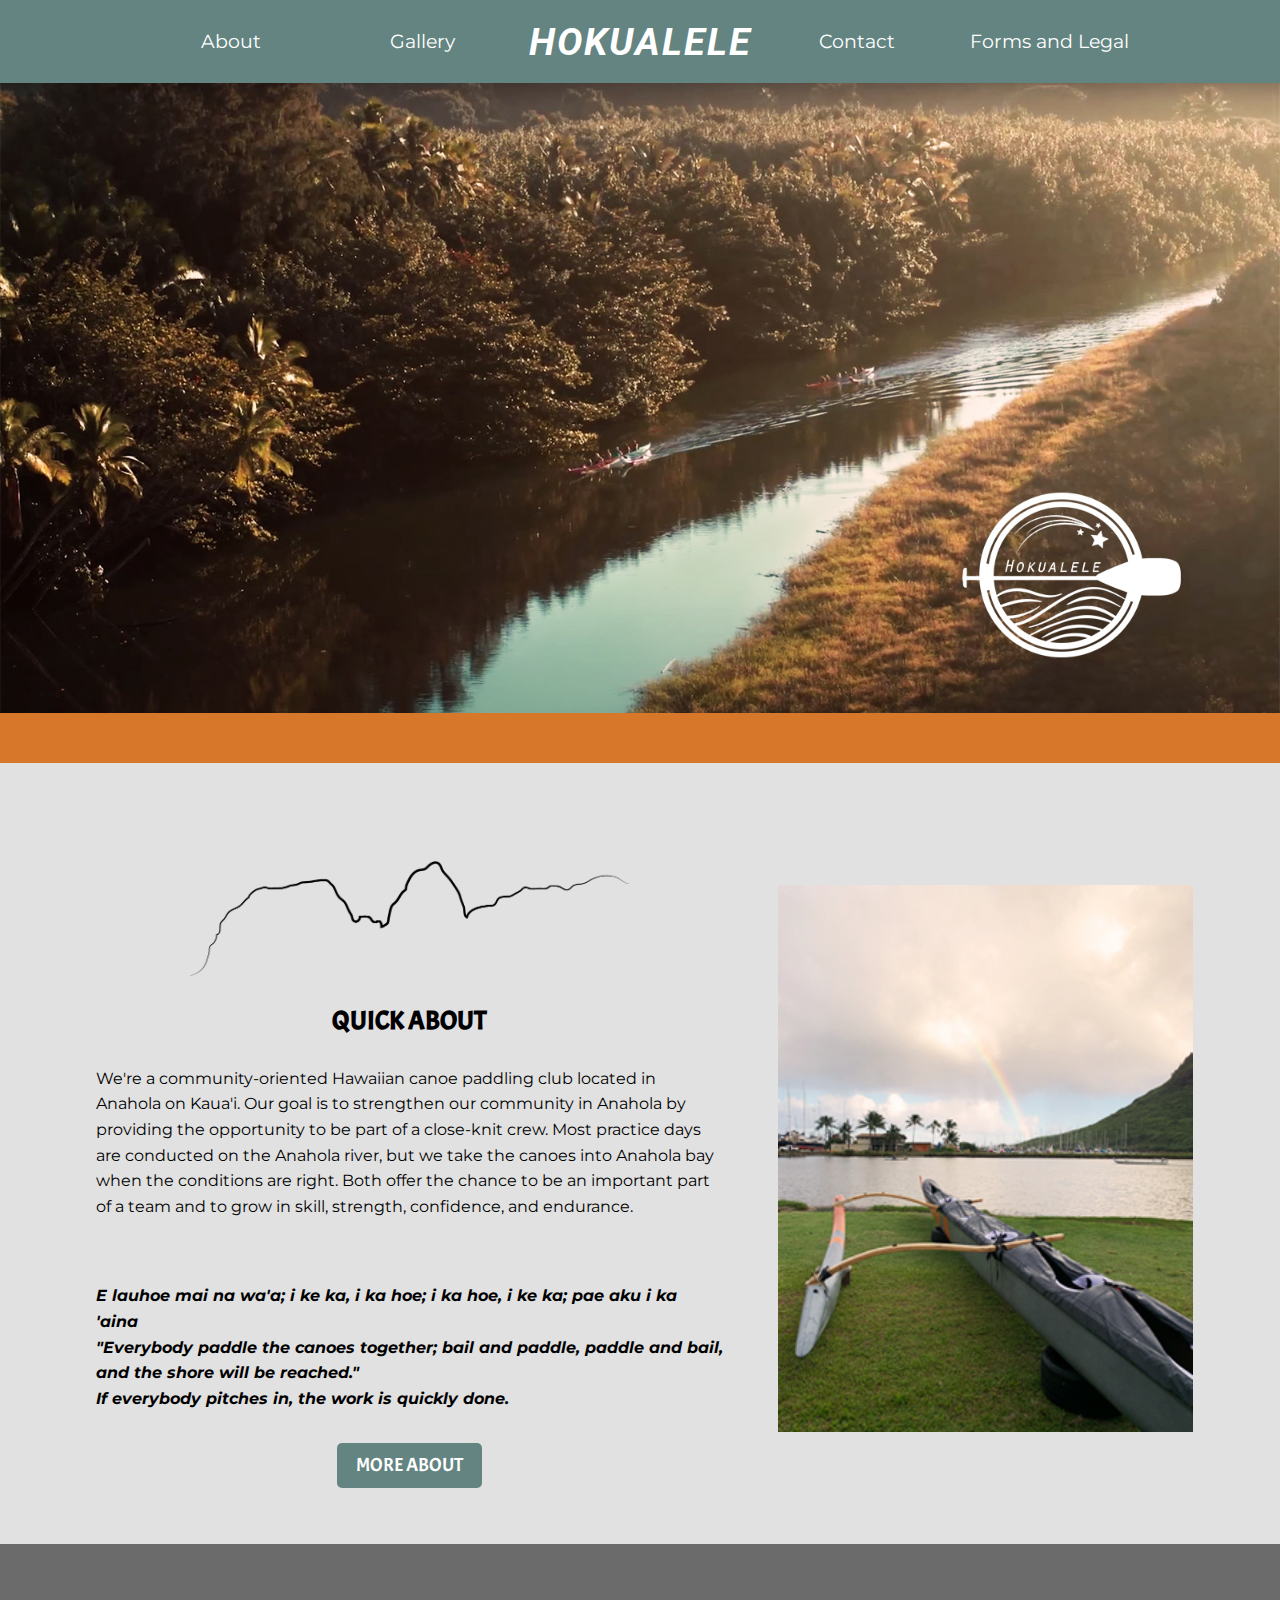
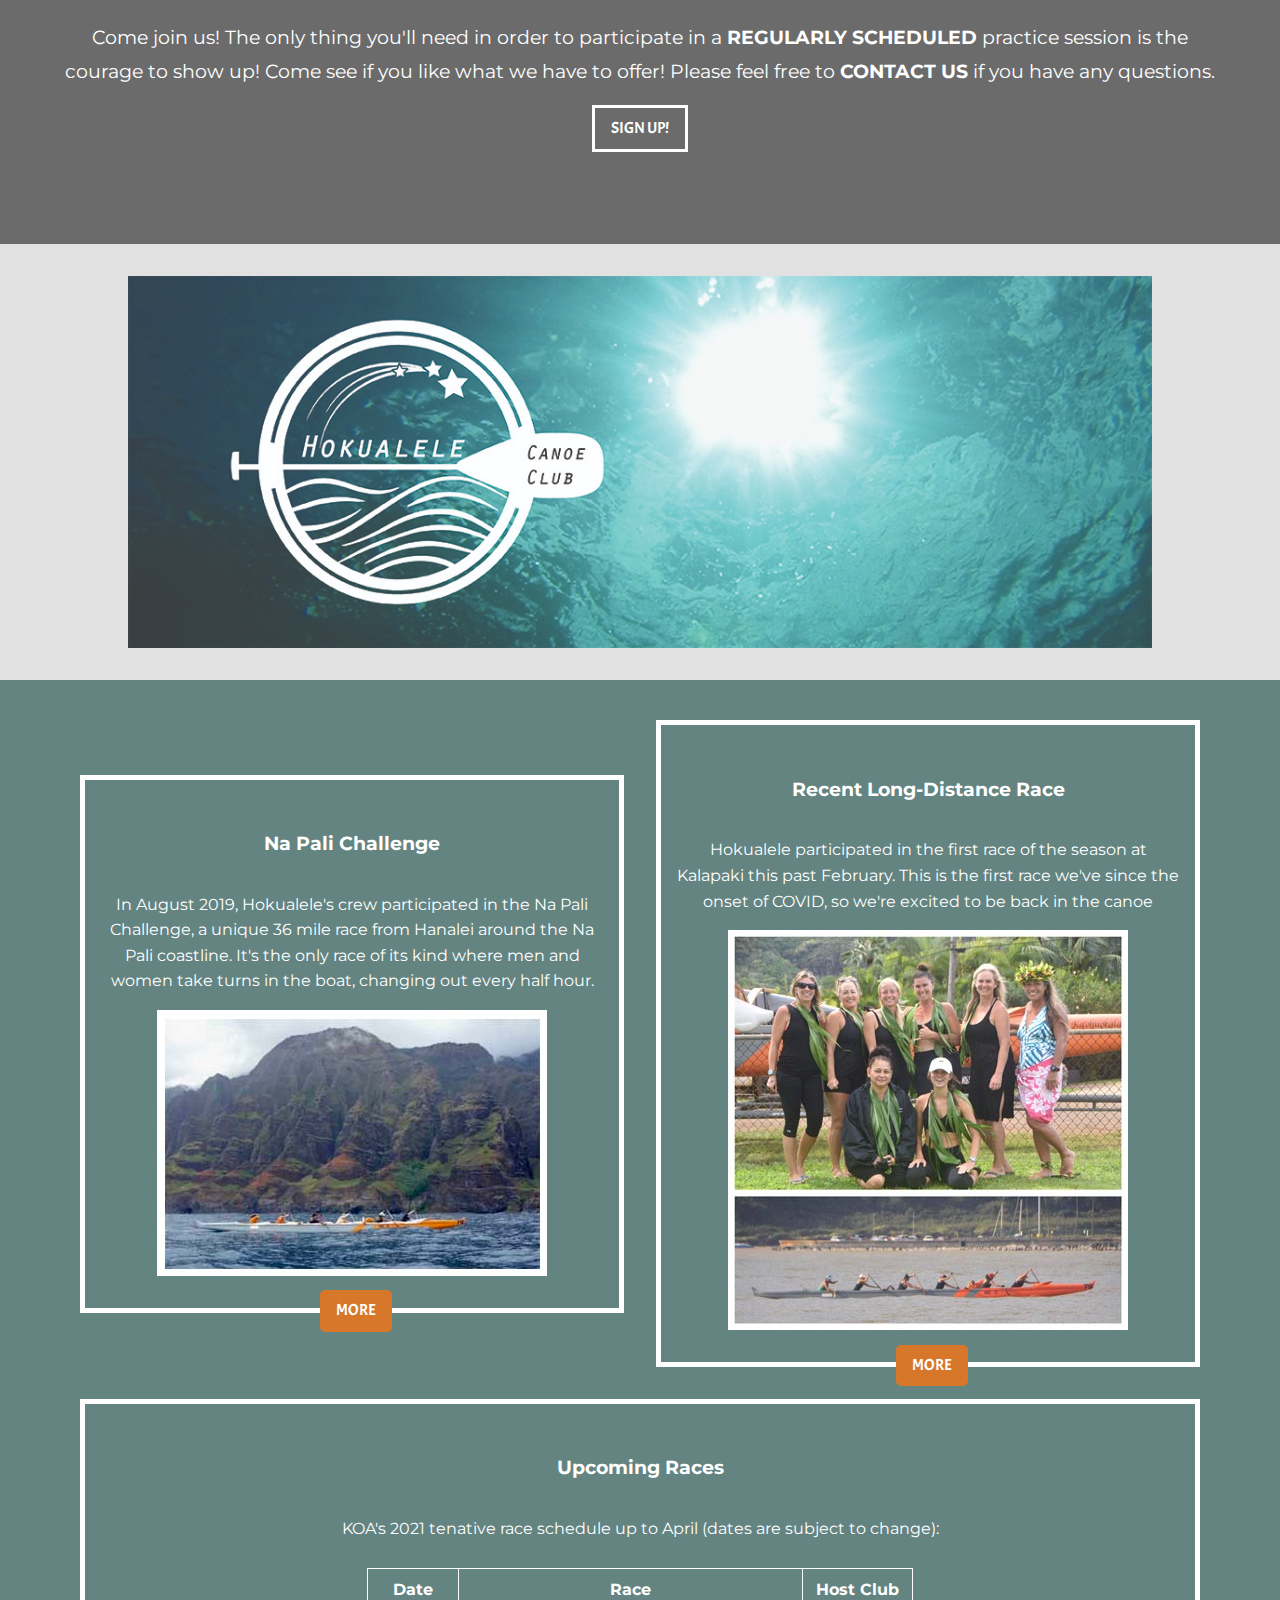
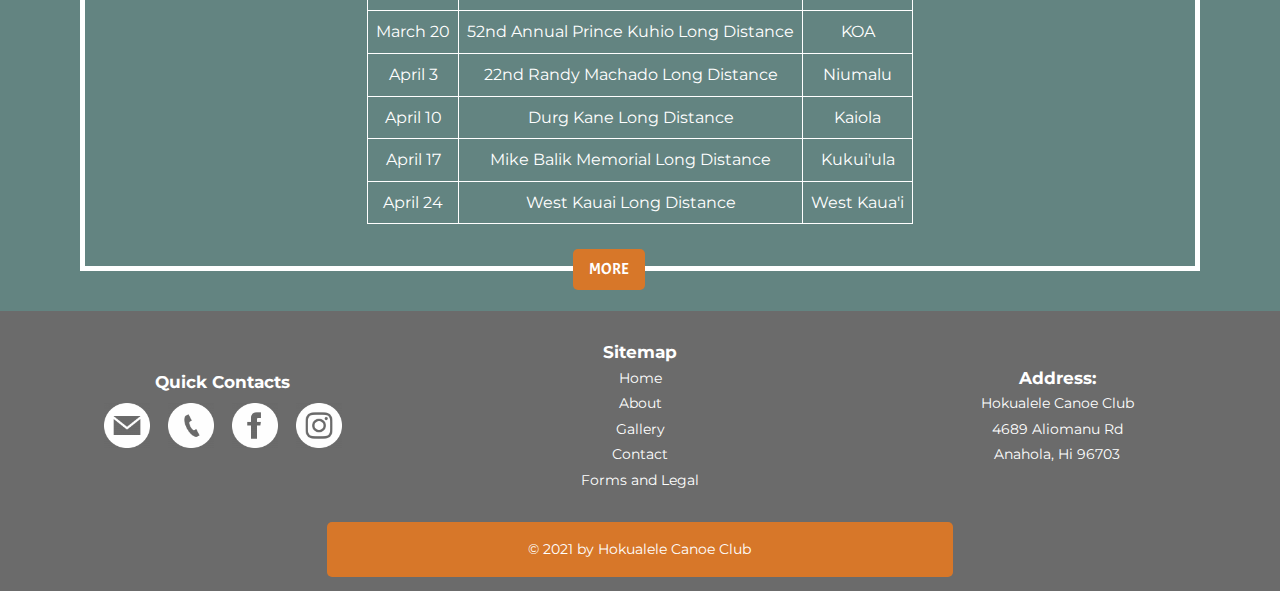
<file: index.html>
<!DOCTYPE html>
<html lang="en">
  <head>
    <title>Hokualele Canoe Club</title>

    <link rel="stylesheet" type="text/css" href="css/hokualeleStyle.css" />
    <link rel="icon" href="images/tabIcon.png" />
    <link
      rel="stylesheet"
      href="https://cdnjs.cloudflare.com/ajax/libs/font-awesome/4.7.0/css/font-awesome.min.css"
    />

    <meta charset="utf-8" />
    <meta name="description" content="Hokualele Canoe Club website" />
    <meta
      name="keywords"
      content="canoe club, paddling, Anahola, Kauai sports"
    />
    <meta name="viewport" content="width=device-width, initial-scale=1.0" />
  </head>

  <body>
    <nav id="navBar">
      <ul>
        <li id="hoku-title">
          <a href="index.html"><h1>Hokualele</h1></a>
        </li>
        <li class="left"><a href="about.html">About</a></li>
        <li class="left"><a href="gallery.html">Gallery</a></li>
        <li class="right"><a href="contact.html">Contact</a></li>
        <li class="right"><a href="legal.html">Forms and Legal</a></li>
      </ul>
    </nav>
    <nav id="hamburger-nav">
      <ul class="hamburger-content">
        <li>
          <a class="menu-item" href="index.html">Home</a>
        </li>
        <li>
          <a class="menu-item" href="about.html">About</a>
        </li>
        <li>
          <a class="menu-item" href="gallery.html">Gallery</a>
        </li>
        <li>
          <a class="menu-item" href="contact.html">Contact</a>
        </li>
        <li>
          <a class="menu-item" href="legal.html">Legal</a>
        </li>
      </ul>
      <button id="hamburger" onclick="toggle()">
        <i id="open-icon" class="fa fa-bars"></i>
        <i id="close-icon" class="fa fa-close"></i>
      </button>
    </nav>

    <header class="mainHeader">
      <img
        id="headerLaptop"
        src="images/headerImageLaptop.jpg"
        alt="Photo of canoe paddlers on the river"
      />
      <img
        id="headerPhone"
        src="images/headerImagePhone.jpg"
        alt="Photo of canoe paddlers on the river"
      />
      <div class="headerBar"></div>
      <!--orange bar under main image-->
    </header>

    <main>
      <div class="row container">
        <aside class="quickAbout" aria-label="Sidebar">
          <!--quick about text with mountain outline img-->
          <img
            src="images/kalalea.png"
            id="kalalea"
            alt="silhouette outline of Kalalea mountain in Anahola"
          />
          <h2>Quick About</h2>
          <p>
            We're a community-oriented Hawaiian canoe paddling club located in
            Anahola on Kaua'i. Our goal is to strengthen our community in
            Anahola by providing the opportunity to be part of a close-knit
            crew. Most practice days are conducted on the Anahola river, but we
            take the canoes into Anahola bay when the conditions are right. Both
            offer the chance to be an important part of a team and to grow in
            skill, strength, confidence, and endurance.
          </p>
          <p>
            <b
              ><i
                >E lauhoe mai na wa'a; i ke ka, i ka hoe; i ka hoe, i ke ka; pae
                aku i ka 'aina<br />
                "Everybody paddle the canoes together; bail and paddle, paddle
                and bail, and the shore will be reached."<br />
                If everybody pitches in, the work is quickly done.</i
              ></b
            >
          </p>
          <a href="about.html" id="moreAboutButton" aria-label="More About"
            >More About</a
          >
        </aside>

        <div class="asideImage">
          <img
            src="images/rainbow.jpg"
            alt="Image of canoe by the water under a rainbow"
            aria-label="Image"
          />
        </div>
      </div>

      <div class="row signUp">
        <!--sign up info section under quick about section-->
        <div class="container">
          <p id="signupText">
            Come join us! The only thing you'll need in order to participate in
            a<a href="about.html"> regularly scheduled </a>practice session is
            the courage to show up! Come see if you like what we have to offer!
            Please feel free to<a href="contact.html"> contact us </a>if you
            have any questions.
          </p>
          <div>
            <a href="legal.html" id="signupButton">Sign Up!</a>
          </div>
        </div>
      </div>

      <div class="row">
        <!--photoslide, non-operational for now-->
        <img
          id="banner"
          src="images/bannerWater.jpg"
          alt="Banner of paddlers in the ocean"
        />
      </div>

      <div class="row">
        <!--Recent news and upcoming events section, could make non-static/updatable using php, would need admin interface-->
        <section id="newsEvents">
          <div class="container">
            <article class="newsBlock">
              <!--Na Pali Challenge-->
              <h5>Na Pali Challenge</h5>
              <p>
                In August 2019, Hokualele's crew participated in the Na Pali
                Challenge, a unique 36 mile race from Hanalei around the Na Pali
                coastline. It's the only race of its kind where men and women
                take turns in the boat, changing out every half hour.
              </p>
              <img
                src="images/naPali.jpg"
                alt="Photo from the Na Pali race of the paddlers in a canoe"
              />
              <a href="about.html" class="newsButton">MORE</a>
            </article>
            <article class="newsBlock">
              <!--long distance race-->
              <h5>Recent Long-Distance Race</h5>
              <p>
                Hokualele participated in the first race of the season at
                Kalapaki this past February. This is the first race we've since
                the onset of COVID, so we're excited to be back in the canoe
              </p>
              <img
                src="images/recentRace.jpg"
                alt="Photo of Hokualele at the recent race"
              />
              <a href="about.html" class="newsButton">MORE</a>
            </article>
            <article class="newsBlock">
              <!--race schedule-->
              <h5>Upcoming Races</h5>
              <p>
                KOA's 2021 tenative race schedule up to April (dates are subject
                to change):
              </p>
              <table>
                <!--scrollable at a certain height-->
                <thead>
                  <tr>
                    <th>Date</th>
                    <th>Race</th>
                    <th>Host Club</th>
                  </tr>
                </thead>
                <tbody>
                  <tr>
                    <td>March 20</td>
                    <td>52nd Annual Prince Kuhio Long Distance</td>
                    <td>KOA</td>
                  </tr>
                  <tr>
                    <td>April 3</td>
                    <td>22nd Randy Machado Long Distance</td>
                    <td>Niumalu</td>
                  </tr>
                  <tr>
                    <td>April 10</td>
                    <td>Durg Kane Long Distance</td>
                    <td>Kaiola</td>
                  </tr>
                  <tr>
                    <td>April 17</td>
                    <td>Mike Balik Memorial Long Distance</td>
                    <td>Kukui'ula</td>
                  </tr>
                  <tr>
                    <td>April 24</td>
                    <td>West Kauai Long Distance</td>
                    <td>West Kaua'i</td>
                  </tr>
                </tbody>
              </table>
              <a href="about.html" class="newsButton">MORE</a>
            </article>
          </div>
        </section>
      </div>
    </main>

    <footer class="mainFooter">
      <!--Each 'footerSection' div is 1/3 of the footer-->
      <div class="footerSection">
        <!--contacts-->
        <h3>Quick Contacts</h3>
        <div>
          <a
            href="mailto:paddlehokualele@gmail.com"
            title="Use this link to email us"
            ><img
              src="images/email-icon.png"
              class="contactIcon"
              alt="email icon"
          /></a>

          <a href="tel:5555555555" title="Use this link to call us"
            ><img
              src="images/phone-icon.png"
              class="contactIcon"
              alt="phone icon"
          /></a>

          <a
            href="https://www.facebook.com/pages/category/Sports-Club/hokualele-canoe-club-154262729502/"
            title="Use this link to get to our Facebook"
            ><img
              src="images/facebook-icon.png"
              class="contactIcon"
              alt="Facebook icon"
          /></a>

          <a
            href="https://www.instagram.com/hokualelecanoeclub/?hl=en"
            title="Use this link to get to our Instagram"
            ><img
              src="images/instagram-icon.png"
              class="contactIcon"
              alt="Instagram icon"
          /></a>
        </div>
      </div>
      <div class="footerSection">
        <!--sitemap-->
        <h3>Sitemap</h3>
        <ul class="sitemapUL">
          <li><a href="index.html">Home</a></li>
          <li><a href="about.html">About</a></li>
          <li><a href="gallery.html">Gallery</a></li>
          <li><a href="contact.html">Contact</a></li>
          <li><a href="legal.html">Forms and Legal</a></li>
        </ul>
      </div>
      <div class="footerSection">
        <!--address-->
        <h3>Address:</h3>
        <ul>
          <li>Hokualele Canoe Club</li>
          <li>4689 Aliomanu Rd</li>
          <li>Anahola, Hi 96703</li>
        </ul>
      </div>
      <span>&copy; 2021 by Hokualele Canoe Club</span>
    </footer>

    <script src="script.js"></script>
  </body>
</html>
</file>
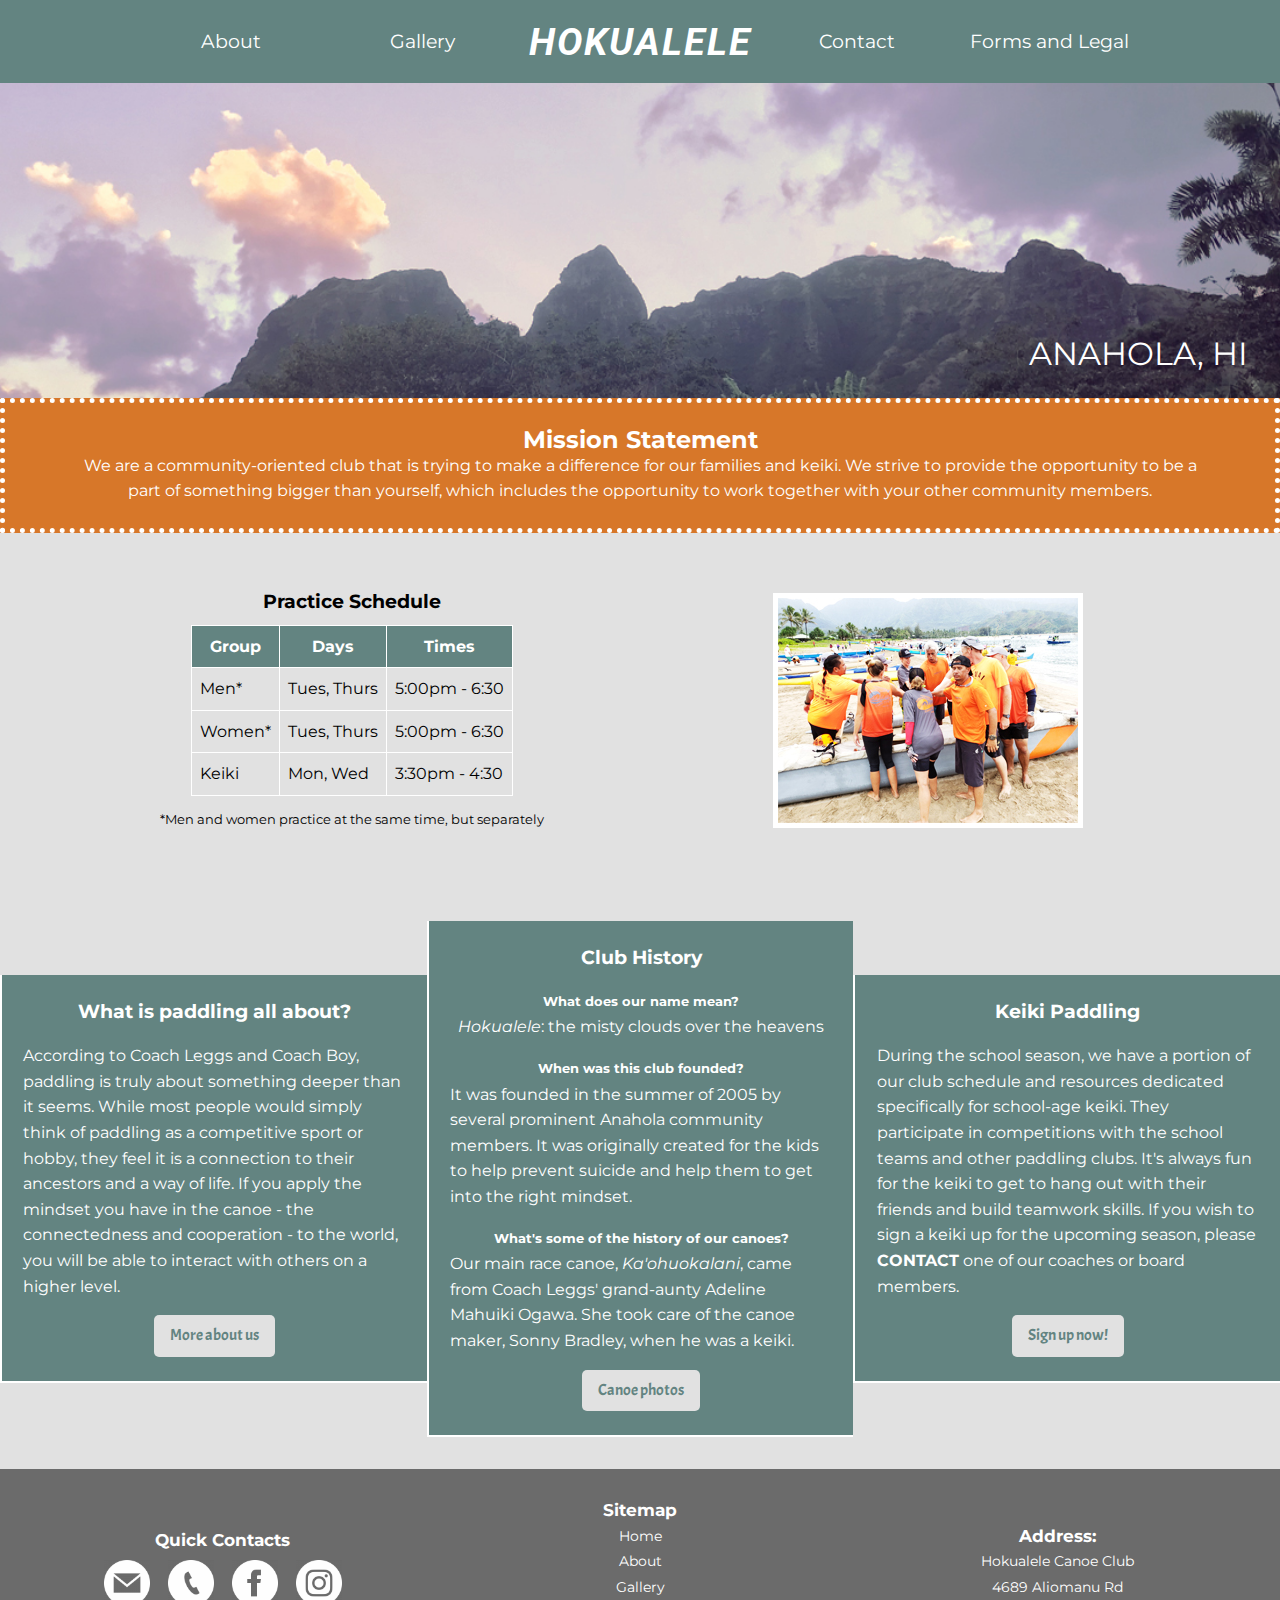
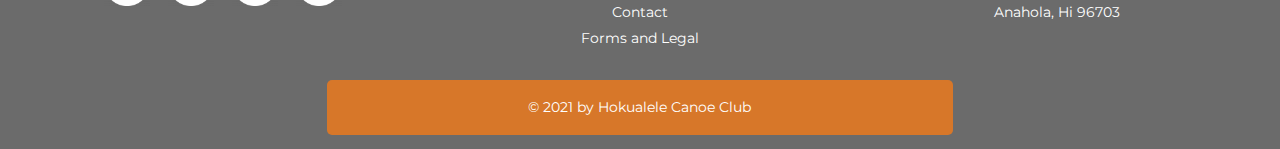
<file: about.html>
<!DOCTYPE html>
<html lang="en">
  <head>
    <title>Hokualele Canoe Club</title>

    <link rel="stylesheet" type="text/css" href="css/hokualeleStyle.css" />
    <link rel="icon" href="images/tabIcon.png" />
    <link
      rel="stylesheet"
      href="https://cdnjs.cloudflare.com/ajax/libs/font-awesome/4.7.0/css/font-awesome.min.css"
    />

    <meta charset="utf-8" />
    <meta name="description" content="Hokualele Canoe Club website" />
    <meta
      name="keywords"
      content="canoe club, paddling, Anahola, Kauai sports"
    />
    <meta name="viewport" content="width=device-width, initial-scale=1.0" />
  </head>

  <body>
    <nav id="navBar">
      <ul>
        <li id="hoku-title">
          <a href="index.html"><h1>Hokualele</h1></a>
        </li>
        <li class="left"><a href="about.html">About</a></li>
        <li class="left"><a href="gallery.html">Gallery</a></li>
        <li class="right"><a href="contact.html">Contact</a></li>
        <li class="right"><a href="legal.html">Forms and Legal</a></li>
      </ul>
    </nav>
    <nav id="hamburger-nav">
      <ul class="hamburger-content">
        <li>
          <a class="menu-item" href="index.html">Home</a>
        </li>
        <li>
          <a class="menu-item" href="about.html">About</a>
        </li>
        <li>
          <a class="menu-item" href="gallery.html">Gallery</a>
        </li>
        <li>
          <a class="menu-item" href="contact.html">Contact</a>
        </li>
        <li>
          <a class="menu-item" href="legal.html">Legal</a>
        </li>
      </ul>
      <button id="hamburger" onclick="toggle()">
        <i id="open-icon" class="fa fa-bars"></i>
        <i id="close-icon" class="fa fa-close"></i>
      </button>
    </nav>

    <header id="aboutHeader">
      <!--image seen of the mountain is a background css image-->
      <p>Anahola, HI</p>
    </header>

    <main>
      <div class="row" id="missionStatement">
        <div class="container">
          <h2>Mission Statement</h2>
          <p>
            We are a community-oriented club that is trying to make a difference
            for our families and keiki. We strive to provide the opportunity to
            be a part of something bigger than yourself, which includes the
            opportunity to work together with your other community members.
          </p>
        </div>
      </div>
      <div class="row" id="practice-section">
        <aside id="practice" class="container">
          <h3>Practice Schedule</h3>
          <table>
            <thead>
              <tr>
                <th>Group</th>
                <th>Days</th>
                <th>Times</th>
              </tr>
            </thead>
            <tbody>
              <tr>
                <td>Men*</td>
                <td>Tues, Thurs</td>
                <td>5:00pm - 6:30</td>
              </tr>
              <tr>
                <td>Women*</td>
                <td>Tues, Thurs</td>
                <td>5:00pm - 6:30</td>
              </tr>
              <tr>
                <td>Keiki</td>
                <td>Mon, Wed</td>
                <td>3:30pm - 4:30</td>
              </tr>
            </tbody>
          </table>
          <span
            ><small
              >*Men and women practice at the same time, but separately</small
            ></span
          >
        </aside>
        <div id="huddleImg" class="container">
          <img src="images/huddle.jpg" alt="Group huddle before race" />
        </div>
      </div>
      <section class="row">
        <article class="aboutArticle">
          <!--About paddling-->
          <div class="container">
            <h3>What is paddling all about?</h3>
            <p>
              According to Coach Leggs and Coach Boy, paddling is truly about
              something deeper than it seems. While most people would simply
              think of paddling as a competitive sport or hobby, they feel it is
              a connection to their ancestors and a way of life. If you apply
              the mindset you have in the canoe - the connectedness and
              cooperation - to the world, you will be able to interact with
              others on a higher level.
            </p>
            <a href="about.html" class="aboutButton">More about us</a>
          </div>
        </article>
        <article class="aboutArticle">
          <!--Club history-->
          <div class="container">
            <h3>Club History</h3>
            <h5>What does our name mean?</h5>
            <p><i>Hokualele</i>: the misty clouds over the heavens</p>
            <h5>When was this club founded?</h5>
            <p>
              It was founded in the summer of 2005 by several prominent Anahola
              community members. It was originally created for the kids to help
              prevent suicide and help them to get into the right mindset.
            </p>
            <h5>What's some of the history of our canoes?</h5>
            <p>
              Our main race canoe, <i>Ka'ohuokalani</i>, came from Coach Leggs'
              grand-aunty Adeline Mahuiki Ogawa. She took care of the canoe
              maker, Sonny Bradley, when he was a keiki.
            </p>
            <a href="gallery.html" class="aboutButton">Canoe photos</a>
          </div>
        </article>
        <article class="aboutArticle">
          <div class="container">
            <h3>Keiki Paddling</h3>
            <p>
              During the school season, we have a portion of our club schedule
              and resources dedicated specifically for school-age keiki. They
              participate in competitions with the school teams and other
              paddling clubs. It's always fun for the keiki to get to hang out
              with their friends and build teamwork skills. If you wish to sign
              a keiki up for the upcoming season, please
              <a href="contact.html" id="aboutArticleLink">contact</a> one of
              our coaches or board members.
            </p>
            <a href="legal.html" class="aboutButton">Sign up now!</a>
          </div>
        </article>
      </section>
    </main>

    <footer class="mainFooter">
      <!--Each 'footerSection' div is 1/3 of the footer-->
      <div class="footerSection">
        <!--contacts-->
        <h3>Quick Contacts</h3>
        <div>
          <a
            href="mailto:paddlehokualele@gmail.com"
            title="Use this link to email us"
            ><img
              src="images/email-icon.png"
              class="contactIcon"
              alt="email icon"
          /></a>

          <a href="tel:5555555555" title="Use this link to call us"
            ><img
              src="images/phone-icon.png"
              class="contactIcon"
              alt="phone icon"
          /></a>

          <a
            href="https://www.facebook.com/pages/category/Sports-Club/hokualele-canoe-club-154262729502/"
            title="Use this link to get to our Facebook"
            ><img
              src="images/facebook-icon.png"
              class="contactIcon"
              alt="Facebook icon"
          /></a>

          <a
            href="https://www.instagram.com/hokualelecanoeclub/?hl=en"
            title="Use this link to get to our Instagram"
            ><img
              src="images/instagram-icon.png"
              class="contactIcon"
              alt="Instagram icon"
          /></a>
        </div>
      </div>
      <div class="footerSection">
        <!--sitemap-->
        <h3>Sitemap</h3>
        <ul class="sitemapUL">
          <li><a href="index.html">Home</a></li>
          <li><a href="about.html">About</a></li>
          <li><a href="gallery.html">Gallery</a></li>
          <li><a href="contact.html">Contact</a></li>
          <li><a href="legal.html">Forms and Legal</a></li>
        </ul>
      </div>
      <div class="footerSection">
        <!--address-->
        <h3>Address:</h3>
        <ul>
          <li>Hokualele Canoe Club</li>
          <li>4689 Aliomanu Rd</li>
          <li>Anahola, Hi 96703</li>
        </ul>
      </div>
      <span>&copy; 2021 by Hokualele Canoe Club</span>
    </footer>

    <script src="script.js"></script>
  </body>
</html>
</file>
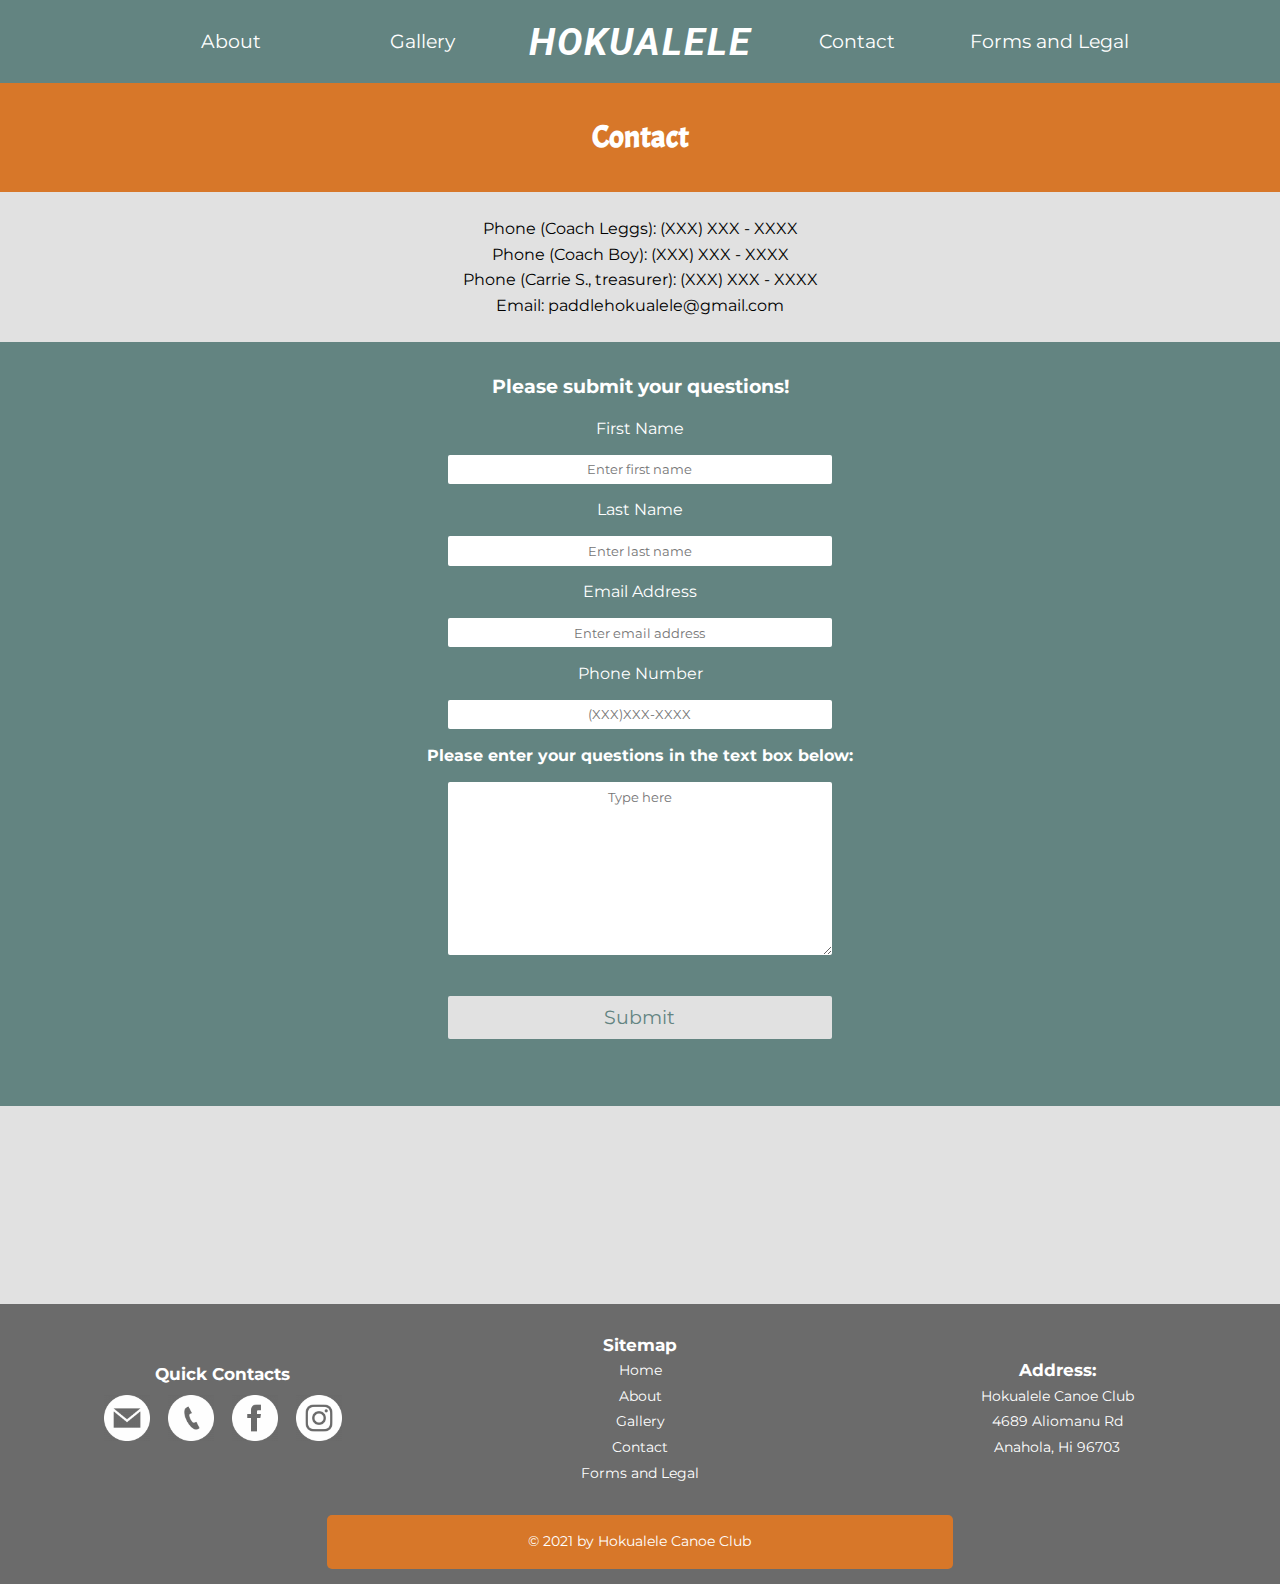
<file: contact.html>
<!DOCTYPE html>
<html lang="en">
  <head>
    <title>Hokualele Canoe Club</title>

    <link rel="stylesheet" type="text/css" href="css/hokualeleStyle.css" />
    <link rel="icon" href="images/tabIcon.png" />
    <link
      rel="stylesheet"
      href="https://cdnjs.cloudflare.com/ajax/libs/font-awesome/4.7.0/css/font-awesome.min.css"
    />

    <meta charset="utf-8" />
    <meta name="description" content="Hokualele Canoe Club website" />
    <meta
      name="keywords"
      content="canoe club, paddling, Anahola, Kauai sports"
    />
    <meta name="viewport" content="width=device-width, initial-scale=1.0" />
  </head>

  <body>
    <nav id="navBar">
      <ul>
        <li id="hoku-title">
          <a href="index.html"><h1>Hokualele</h1></a>
        </li>
        <li class="left"><a href="about.html">About</a></li>
        <li class="left"><a href="gallery.html">Gallery</a></li>
        <li class="right"><a href="contact.html">Contact</a></li>
        <li class="right"><a href="legal.html">Forms and Legal</a></li>
      </ul>
    </nav>
    <nav id="hamburger-nav">
      <ul class="hamburger-content">
        <li>
          <a class="menu-item" href="index.html">Home</a>
        </li>
        <li>
          <a class="menu-item" href="about.html">About</a>
        </li>
        <li>
          <a class="menu-item" href="gallery.html">Gallery</a>
        </li>
        <li>
          <a class="menu-item" href="contact.html">Contact</a>
        </li>
        <li>
          <a class="menu-item" href="legal.html">Legal</a>
        </li>
      </ul>
      <button id="hamburger" onclick="toggle()">
        <i id="open-icon" class="fa fa-bars"></i>
        <i id="close-icon" class="fa fa-close"></i>
      </button>
    </nav>

    <header id="pageHeader">
      <h2>Contact</h2>
    </header>

    <main>
      <section class="row">
        <article class="container" id="contact-info">
          <!--Contact info-->
          <p>Phone (Coach Leggs): (XXX) XXX - XXXX</p>
          <p>Phone (Coach Boy): (XXX) XXX - XXXX</p>
          <p>Phone (Carrie S., treasurer): (XXX) XXX - XXXX</p>
          <p>Email: paddlehokualele@gmail.com</p>
        </article>
      </section>

      <section class="row" id="contactForm">
        <!--contact us form-->
        <p>Please submit your questions!</p>
        <form action="" method="post" target="blank">
          <label for="fname">First Name</label><br />
          <input
            type="text"
            id="fname"
            name="fname"
            placeholder="Enter first name"
          /><br />

          <label for="lname">Last Name</label><br />
          <input
            type="text"
            id="lname"
            name="lname"
            placeholder="Enter last name"
          /><br />

          <label for="email">Email Address</label><br />
          <input
            type="text"
            id="email"
            name="email"
            placeholder="Enter email address"
          /><br />

          <label for="phone">Phone Number</label><br />
          <input
            type="text"
            id="phone"
            name="phone"
            placeholder="(XXX)XXX-XXXX"
          /><br />

          <p>
            <small>Please enter your questions in the text box below:</small>
          </p>
          <textarea
            name="details"
            rows="10"
            cols="30"
            placeholder="Type here"
          ></textarea
          ><br />

          <input type="submit" name="Submit" id="contactButton" />
        </form>
      </section>

      <section class="row" id="map">
        <!--embedded Google map-->
        <iframe
          src="https://www.google.com/maps/embed?pb=!1m18!1m12!1m3!1d3695.3675705114356!2d-159.30916268521602!3d22.150076185401772!2m3!1f0!2f0!3f0!3m2!1i1024!2i768!4f13.1!3m3!1m2!1s0x7c06e7c233633b61%3A0x40ebd9f49614e6e0!2sHokualele%20Canoe%20Club!5e0!3m2!1sen!2sus!4v1615590532926!5m2!1sen!2sus"
          width="600"
          height="450"
          style="border: 0"
          allowfullscreen=""
          loading="lazy"
        ></iframe>
      </section>
    </main>

    <footer class="mainFooter">
      <!--Each 'footerSection' div is 1/3 of the footer-->
      <div class="footerSection">
        <!--contacts-->
        <h3>Quick Contacts</h3>
        <div>
          <a
            href="mailto:paddlehokualele@gmail.com"
            title="Use this link to email us"
            ><img
              src="images/email-icon.png"
              class="contactIcon"
              alt="email icon"
          /></a>

          <a href="tel:5555555555" title="Use this link to call us"
            ><img
              src="images/phone-icon.png"
              class="contactIcon"
              alt="phone icon"
          /></a>

          <a
            href="https://www.facebook.com/pages/category/Sports-Club/hokualele-canoe-club-154262729502/"
            title="Use this link to get to our Facebook"
            ><img
              src="images/facebook-icon.png"
              class="contactIcon"
              alt="Facebook icon"
          /></a>

          <a
            href="https://www.instagram.com/hokualelecanoeclub/?hl=en"
            title="Use this link to get to our Instagram"
            ><img
              src="images/instagram-icon.png"
              class="contactIcon"
              alt="Instagram icon"
          /></a>
        </div>
      </div>
      <div class="footerSection">
        <!--sitemap-->
        <h3>Sitemap</h3>
        <ul class="sitemapUL">
          <li><a href="index.html">Home</a></li>
          <li><a href="about.html">About</a></li>
          <li><a href="gallery.html">Gallery</a></li>
          <li><a href="contact.html">Contact</a></li>
          <li><a href="legal.html">Forms and Legal</a></li>
        </ul>
      </div>
      <div class="footerSection">
        <!--address-->
        <h3>Address:</h3>
        <ul>
          <li>Hokualele Canoe Club</li>
          <li>4689 Aliomanu Rd</li>
          <li>Anahola, Hi 96703</li>
        </ul>
      </div>
      <span>&copy; 2021 by Hokualele Canoe Club</span>
    </footer>

    <script src="script.js"></script>
  </body>
</html>
</file>
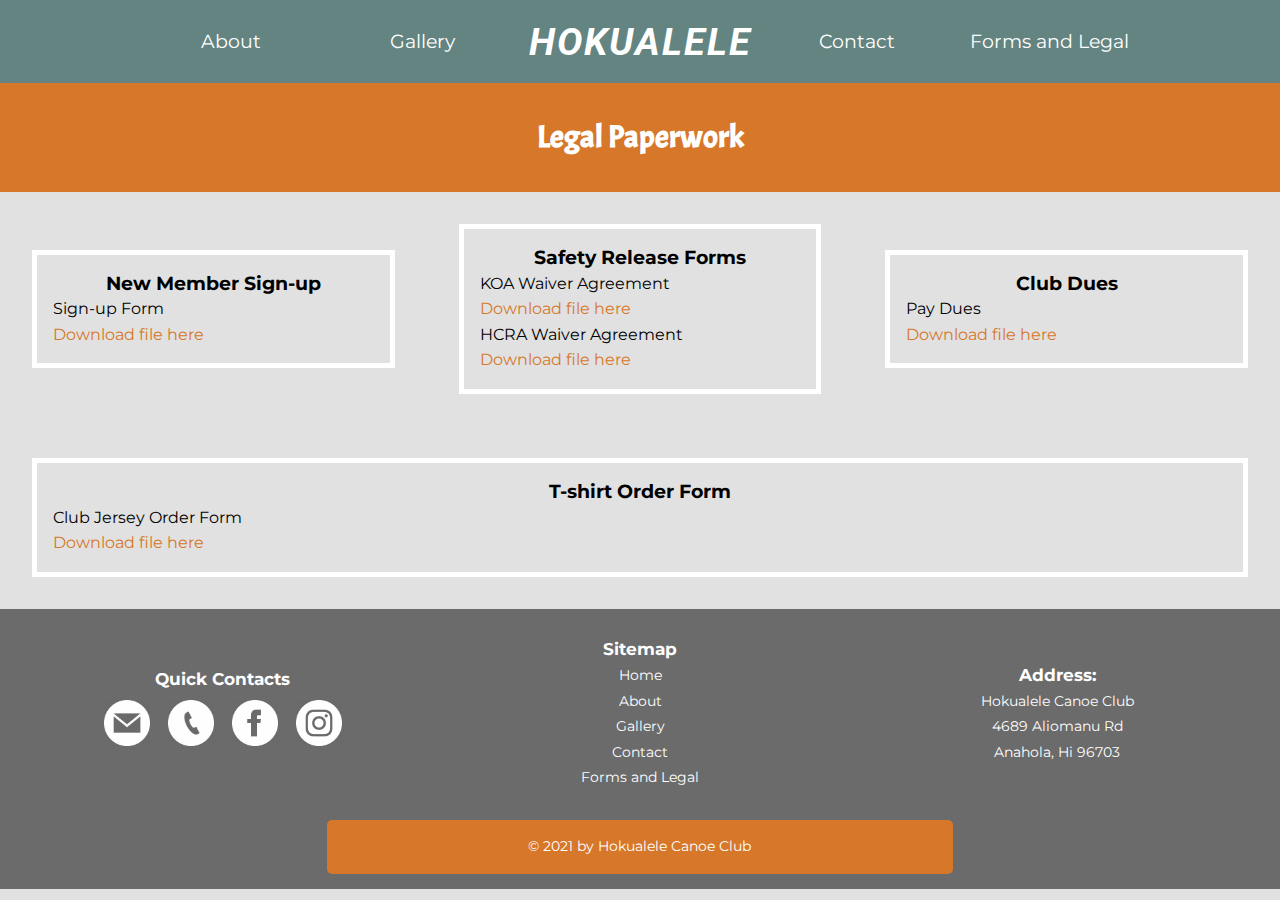
<file: legal.html>
<!DOCTYPE html>
<html lang="en">
  <head>
    <title>Hokualele Canoe Club</title>

    <link rel="stylesheet" type="text/css" href="css/hokualeleStyle.css" />
    <link rel="icon" href="images/tabIcon.png" />
    <link
      rel="stylesheet"
      href="https://cdnjs.cloudflare.com/ajax/libs/font-awesome/4.7.0/css/font-awesome.min.css"
    />

    <meta charset="utf-8" />
    <meta name="description" content="Hokualele Canoe Club website" />
    <meta
      name="keywords"
      content="canoe club, paddling, Anahola, Kauai sports"
    />
    <meta name="viewport" content="width=device-width, initial-scale=1.0" />
  </head>

  <body>
    <nav id="navBar">
      <ul>
        <li id="hoku-title">
          <a href="index.html"><h1>Hokualele</h1></a>
        </li>
        <li class="left"><a href="about.html">About</a></li>
        <li class="left"><a href="gallery.html">Gallery</a></li>
        <li class="right"><a href="contact.html">Contact</a></li>
        <li class="right"><a href="legal.html">Forms and Legal</a></li>
      </ul>
    </nav>
    <nav id="hamburger-nav">
      <ul class="hamburger-content">
        <li>
          <a class="menu-item" href="index.html">Home</a>
        </li>
        <li>
          <a class="menu-item" href="about.html">About</a>
        </li>
        <li>
          <a class="menu-item" href="gallery.html">Gallery</a>
        </li>
        <li>
          <a class="menu-item" href="contact.html">Contact</a>
        </li>
        <li>
          <a class="menu-item" href="legal.html">Legal</a>
        </li>
      </ul>
      <button id="hamburger" onclick="toggle()">
        <i id="open-icon" class="fa fa-bars"></i>
        <i id="close-icon" class="fa fa-close"></i>
      </button>
    </nav>

    <header id="pageHeader">
      <h2>Legal Paperwork</h2>
    </header>

    <main class="row">
      <div class="legalSection">
        <h3>New Member Sign-up</h3>
        <p>Sign-up Form</p>
        <a href="forms/NewMemberSignUp.pdf" target="blank"
          >Download file here</a
        >
      </div>
      <div class="legalSection">
        <h3>Safety Release Forms</h3>
        <p>KOA Waiver Agreement</p>
        <a href="forms/KOAwaiver.pdf" target="blank">Download file here</a>
        <p>HCRA Waiver Agreement</p>
        <a href="forms/HCRAwaiver.pdf" target="blank">Download file here</a>
      </div>
      <div class="legalSection">
        <h3>Club Dues</h3>
        <p>Pay Dues</p>
        <a href="forms/ClubDues.pdf" target="blank">Download file here</a>
      </div>
      <div class="legalSection">
        <h3>T-shirt Order Form</h3>
        <p>Club Jersey Order Form</p>
        <a href="forms/TshirtOrder.pdf" target="blank">Download file here</a>
      </div>
    </main>

    <footer class="mainFooter">
      <!--Each 'footerSection' div is 1/3 of the footer-->
      <div class="footerSection">
        <!--contacts-->
        <h3>Quick Contacts</h3>
        <div>
          <a
            href="mailto:paddlehokualele@gmail.com"
            title="Use this link to email us"
            ><img
              src="images/email-icon.png"
              class="contactIcon"
              alt="email icon"
          /></a>

          <a href="tel:5555555555" title="Use this link to call us"
            ><img
              src="images/phone-icon.png"
              class="contactIcon"
              alt="phone icon"
          /></a>

          <a
            href="https://www.facebook.com/pages/category/Sports-Club/hokualele-canoe-club-154262729502/"
            title="Use this link to get to our Facebook"
            ><img
              src="images/facebook-icon.png"
              class="contactIcon"
              alt="Facebook icon"
          /></a>

          <a
            href="https://www.instagram.com/hokualelecanoeclub/?hl=en"
            title="Use this link to get to our Instagram"
            ><img
              src="images/instagram-icon.png"
              class="contactIcon"
              alt="Instagram icon"
          /></a>
        </div>
      </div>
      <div class="footerSection">
        <!--sitemap-->
        <h3>Sitemap</h3>
        <ul class="sitemapUL">
          <li><a href="index.html">Home</a></li>
          <li><a href="about.html">About</a></li>
          <li><a href="gallery.html">Gallery</a></li>
          <li><a href="contact.html">Contact</a></li>
          <li><a href="legal.html">Forms and Legal</a></li>
        </ul>
      </div>
      <div class="footerSection">
        <!--address-->
        <h3>Address:</h3>
        <ul>
          <li>Hokualele Canoe Club</li>
          <li>4689 Aliomanu Rd</li>
          <li>Anahola, Hi 96703</li>
        </ul>
      </div>
      <span>&copy; 2021 by Hokualele Canoe Club</span>
    </footer>

    <script src="script.js"></script>
  </body>
</html>
</file>
<file: css/hokualeleStyle.css>
/*importing fonts*/
@import url("https://fonts.googleapis.com/css2?family=Acme&display=swap");
@import url("https://fonts.googleapis.com/css2?family=Roboto&display=swap");
@import url("https://fonts.googleapis.com/css2?family=Montserrat&display=swap");

* {
  box-sizing: border-box;
  margin: 0;
  padding: 0;
  --white: #e1e1e1;
  --gray: #6b6b6b;
  --orange: #d77729;
  --teal: #638481;
}
/*OVERALL WEBPAGE: SHARED THROUGH ALL VIEWPORT SIZES*/
html {
  width: 100%;
}
body {
  width: 100%;
  line-height: 1.6em;
  font-family: "Montserrat", serif;
  background-color: var(--white);
}
.row {
  display: flex;
  flex-flow: column wrap;
  justify-content: center;
  align-items: center;
}
.container {
  width: 90%;
  margin: auto;
  padding: 1.5em 0;
}
a {
  text-decoration: none;
  color: inherit;
}
ul {
  list-style-type: none;
}
h1,
h2,
h3,
h4,
h5 {
  text-align: center;
}
table {
  display: block;
  margin: auto;
  border-collapse: collapse;
  padding: 10px;
}
th {
  background-color: var(--teal);
  color: #fff;
}
td,
th {
  border: solid #fff 1px;
  padding: 8px;
}
tr:hover {
  background-color: #ddd;
}
form {
  padding: 1em;
  text-align: center;
}
form label,
form input {
  margin: 1em;
}
#pageHeader {
  /*HEADERS FOUND ON GALLERY, CONTACT, AND LEGAL PAGES*/
  padding: 2em;
  font-family: "Acme", serif;
  font-size: 1.3em;
  background-color: var(--orange);
  color: #fff;
}
/******************************************
*               Phone size                *
******************************************/
/*NAVIGATION*/
#navBar {
  display: none;
}
#hamburger {
  position: fixed;
  z-index: 99;
  top: 1em;
  right: 1em;
  font-size: 2em;
  color: #fff;
  border: none;
  background: transparent;
  cursor: pointer;
}
#open-icon {
  color: var(--black);
}
#close-icon {
  display: none;
  color: var(--white);
}
.hamburger-content {
  transform: translateX(100%);
  transition: transform 0.5s;
  position: fixed;
  top: 0;
  right: 0;
  left: 0;
  bottom: 0;
  z-index: 98;
  font-size: 3em;
  line-height: 2em;
  padding-top: 2em;
  padding-left: 1em;
  background: var(--teal);
  color: #fff;
}
.show-hamburger {
  transform: translateX(0%);
}

/*FOOTER*/
.mainFooter {
  display: flex;
  flex-flow: column nowrap;
  justify-content: center;
  align-items: center;
  padding: 1em;
  text-align: center;
  font-size: 0.9em;
  background-color: var(--gray);
  color: #fff;
}
.footerSection {
  /*sections: contact, sitemap, address*/
  padding: 1em;
  display: flex;
  flex-flow: column nowrap;
  justify-content: center;
  align-items: center;
}
.contactIcon {
  max-width: 50px;
  min-width: 40px;
  padding: 0.5em;
}
#sitemap,
#address {
  margin: 1em 0;
}
.mainFooter span {
  /*orange bar at bottom with copyright info*/
  width: 100%;
  border-radius: 5px;
  margin-top: 1em;
  padding: 1em;
  background-color: var(--orange);
}

/*HOME PAGE ELEMENTS*/
/*HEADER*/
.mainHeader img {
  width: 100%;
}
#headerLaptop {
  /*THERE'S DIFFERENT IMAGES FOR THE HEADER FOR VIEWPORT SIZE*/
  display: none;
}
.mainHeader .headerBar {
  /*ORANGE BAR UNDER MAIN HEADER IMAGE*/
  position: relative;
  top: -10px;
  height: 50px;
  background-color: var(--orange);
}
/*QUICK ABOUT*/
.quickAbout {
  display: flex;
  flex-flow: column nowrap;
  justify-content: center;
  align-items: center;
  background-color: var(--white);
}
#kalalea {
  /*outline image of mountain*/
  width: 70%;
  margin: 2em 0;
}
.quickAbout h2 {
  font-family: "Acme", serif;
  text-transform: uppercase;
  font-size: 1.6em;
}
.quickAbout p {
  padding: 1.2em 0;
}
#moreAboutButton {
  transition: 0.3s ease;
  display: inline-block;
  padding: 0.5em 1em;
  border-radius: 5px;
  font-family: "Acme", serif;
  font-size: 1.2em;
  text-transform: uppercase;
  background-color: var(--teal);
  color: #fff;
}
#moreAboutButton:hover {
  background-color: #84a9a5;
}
.asideImage img {
  display: block;
  width: 90%;
  margin: 2em auto;
  border: double #fff 10px;
}
/*QUICK SIGNUP*/
.signUp {
  text-align: center;
  background-color: var(--gray);
  color: #fff;
}
#signupText {
  line-height: 1.7em;
  font-size: 1em;
}
#signupText a {
  color: #fff;
  font-weight: bold;
  text-transform: uppercase;
}
#signupButton {
  transition: 0.3s ease;
  display: inline-block;
  margin: 1em auto;
  padding: 0.5em 1em;
  font-family: "Acme", serif;
  text-transform: uppercase;
  border: solid #fff 3px;
}
#signupButton:hover {
  padding: 0.6em 1.1em;
}
/*PHOTO SLIDESHOW, NOT OPERATIONAL FOR NOW*/
#banner {
  width: 100%;
}
/*RECENT NEWS AND EVENTS*/
#newsEvents {
  /*section holding the news articles*/
  background-color: var(--teal);
  color: #fff;
}
.newsBlock {
  /*each news article- 3 total*/
  display: flex;
  flex-flow: column nowrap;
  justify-content: center;
  align-items: center;
  margin: 2em auto;
  padding: 2em 1em;
  text-align: center;
  border: solid #fff 5px;
  position: relative;
}
.newsBlock h5 {
  font-size: 1.2em;
  padding: 1em;
}
.newsBlock p {
  padding: 1em 0;
}
.newsButton {
  transition: 0.3s ease;
  display: inline-block;
  position: absolute;
  bottom: -1.5em;
  left: 40%;
  padding: 0.5em 1em;
  border-radius: 5px;
  font-family: "Acme", serif;
  text-align: center;
  background-color: var(--orange);
  color: #fff;
}
.newsButton:hover {
  background-color: #db965d;
}

/*ABOUT PAGE ELEMENTS*/
#aboutHeader {
  width: 100%;
  min-height: 35vh;
  text-align: right;
  background-image: url("../images/bannerKalalea.jpg");
  background-repeat: no-repeat;
  background-size: cover;
  background-position: center;
  position: relative;
}
#aboutHeader p {
  /*TEXT THAT SAYS "ANAHOLA, HI," POSITIONED AT BOTTOM RIGHT*/
  color: #fff;
  font-family: "Montserrat", serif;
  font-size: 2em;
  text-transform: uppercase;
  position: absolute;
  bottom: 0;
  right: 0;
  padding: 1em;
}
#missionStatement {
  text-align: center;
  border: dotted #fff 5px;
  background-color: var(--orange);
  color: #fff;
}
#practice {
  /*aside element containing practice schedule*/
  display: flex;
  flex-flow: column nowrap;
  justify-content: center;
  align-items: center;
}
#huddleImg {
  display: flex;
  justify-content: center;
  align-items: center;
}
#huddleImg img {
  border: solid #fff 5px;
}
.aboutArticle {
  /*each of the 3 about articles at the bottom of the page*/
  border-left: solid #fff 2px;
  border-bottom: solid #fff 2px;
  background-color: var(--teal);
  color: #fff;
}
.aboutArticle .container {
  display: flex;
  flex-flow: column nowrap;
  justify-content: center;
  align-items: center;
}
.aboutArticle p,
.aboutArticle h3 {
  padding-bottom: 1em;
}
#aboutArticleLink {
  /*link embedded in keiki paddling paragraph*/
  font-weight: bold;
  text-transform: uppercase;
}
.aboutButton {
  transition: 0.3s ease;
  display: inline-block;
  padding: 0.5em 1em;
  border-radius: 5px;
  text-align: center;
  font-family: "Acme", serif;
  background-color: var(--white);
  color: var(--teal);
}
.aboutButton:hover {
  background-color: #84a9a5;
  color: #fff;
}

/*GALLERY PAGE ELEMENTS*/
.gallery {
  /*OVERALL GALLERY*/
  display: flex;
  flex-flow: column nowrap;
  justify-content: center;
  align-items: center;
  padding: 2em;
  background-color: var(--white);
}
.galleryImage,
.galleryVideo {
  /*EACH OF THE INDIVIDUAL PICS/VIDEOS*/
  transition: 0.3s ease;
  display: flex;
  justify-content: center;
  flex-direction: column;
  width: 90%;
  margin: 1em 0;
  background-color: #fff;
  color: #87695f;
  box-shadow: 0 6px 20px 0 rgba(0, 0, 0, 0.2); /* shadow around pictures, format: x-offset, y-offset, blur-radius, spread-radius, color*/
}
.galleryImage:hover,
.galleryVideo:hover {
  background-color: rgba(99, 132, 129, 0.5);
  color: #fff;
}
.galleryVideo iframe,
.galleryImage img {
  /*embedded Youtube videos*/
  width: 100%;
  height: auto;
}
iframe {
  border: none;
}
.gallery figure {
  padding: 0.8em;
}
.gallery figcaption {
  padding: 0 0 1em 0;
  text-align: center;
  font-family: "Courier New", serif;
  font-weight: bold;
  font-size: 1em;
}

/*CONTACT PAGE ELEMENTS*/
#contact-info {
  text-align: center;
}
#contactForm {
  display: flex;
  flex-flow: column nowrap;
  justify-content: center;
  align-items: center;
  padding: 2em;
  background-color: var(--teal);
  color: #fff;
}
#contactForm input,
#contactForm textarea {
  padding: 0.5em;
  font-family: "Montserrat", sans-serif;
  border-radius: 2px;
  border: none;
  margin: 1em 0;
  text-align: center;
}
#contactForm p {
  font-size: 1.2em;
  font-weight: bold;
}
#contactButton {
  transition: 0.3s ease;
  display: inline-block;
  margin: 1em 0;
  padding: 0.5em 1.2em;
  border: none;
  border-radius: 5px;
  font-family: "Acme", serif;
  font-size: 1.2em;
  text-align: center;
  background-color: var(--white);
  color: var(--teal);
}
#contactButton:hover {
  background-color: #84a9a5;
  color: #fff;
}
#map iframe {
  /*Google map*/
  margin: 1.5em;
  width: 90%;
  height: auto;
}
/*LEGAL PAGE ELEMENTS*/
.legalSection {
  width: 90%;
  margin: 1.5em 0;
  padding: 1em;
  border: solid #fff 5px;
}
.legalSection a {
  color: var(--orange);
}

@media screen and (min-width: 700px) {
  /******************************************
*     Tablet and small computer size      *
*            700px to 1220px.             *
*          Inherits from: Phone           *
******************************************/
  /*Home page*/
  #signupText {
    line-height: 1.8em;
    font-size: 1.2em;
  }
  .newsButton {
    left: 44%;
  }
  /*Gallery*/
  .galleryVideo iframe {
    min-height: 300px;
  }
  /*Contact page*/
  #map iframe {
    width: 70%;
  }
  /*Legal page*/
  .legalSection {
    width: 70%;
  }
}

@media screen and (min-width: 1000px) {
  #headerPhone {
    display: none;
  }
  #headerLaptop {
    display: block;
  }
  .row {
    flex-direction: row;
  }

  /*NAVIGATION*/
  #hamburger-nav {
    display: none;
  }
  #navBar {
    display: grid;
    grid-template-columns: 5em auto 5em;
    padding: 1em 2em;
    min-height: 50px;
    background: var(--teal);
    color: #fff;
    font-size: 1.2em;
  }
  #navBar ul {
    grid-column: 2;
    display: grid;
    grid-template-columns: repeat(5, 1fr);
    grid-template-rows: auto;
    justify-content: center;
    align-items: center;
  }
  #navBar ul li {
    display: inline;
    border-radius: 20px;
    padding: 0.5em;
    text-align: center;
    transition: 0.3s ease;
  }
  #navBar ul li:hover {
    background: #84a9a5;
  }
  #navBar h1 {
    font-family: "Roboto", sans-serif;
    text-transform: uppercase;
    font-style: italic;
    letter-spacing: 2px;
  }
  #hoku-title {
    grid-column: 3;
    grid-row: 1;
  }
  #hoku-title:hover {
    background: var(--teal) !important;
  }
  .left {
    text-align: left;
  }
  .right {
    text-align: right;
  }

  /*FOOTER*/
  .mainFooter {
    flex-flow: row wrap;
  }
  .contactIcon {
    max-width: 60px;
    min-width: 50px;
  }
  .footerSection {
    flex: 33%;
  }
  .mainFooter span {
    flex: 100%;
    max-width: 50%;
  }

  /*HOME PAGE*/
  .quickAbout {
    flex: 60%;
    padding: 2em;
  }
  .quickAbout p {
    padding: 2em 0;
  }
  .asideImage {
    flex: 40%;
  }
  .asideImage img {
    width: 90%;
    border: none;
  }
  .signUp {
    min-height: 300px;
  }
  #banner {
    width: 80%;
    margin: 2em 0;
  }
  #newsEvents .container {
    display: flex;
    flex-flow: row wrap;
    justify-content: center;
    align-items: center;
  }
  .newsBlock {
    flex: 25%;
    margin: 1em;
  }
  /*ABOUT PAGE*/
  #practice-section {
    display: flex;
    flex-flow: row nowrap;
    justify-content: center;
    align-items: center;
    padding: 2em 4em;
  }
  .aboutArticle {
    flex: 33%;
    margin: 2em 0;
  }
  /*GALLERY PAGE*/
  .gallery {
    flex-flow: row wrap;
  }
  .galleryVideo,
  .galleryImage {
    width: auto;
    max-width: 40%;
    margin: 1em;
  }
  /*CONTACT PAGE*/
  #contactForm input,
  textarea {
    width: 90%;
  }
  /*LEGAL PAGE*/
  .legalSection {
    flex: 25%;
    margin: 2em;
  }
}

/*
COLORS USED:
Blue = #638481 rgb(99, 132, 129)
Orange = #d77729 rgb(215, 119, 41)
Light Gray = #e1e1e1 rgb(225, 225, 225)
Dark Gray = #6b6b6b rgb(107, 107, 107)
*/
</file>
